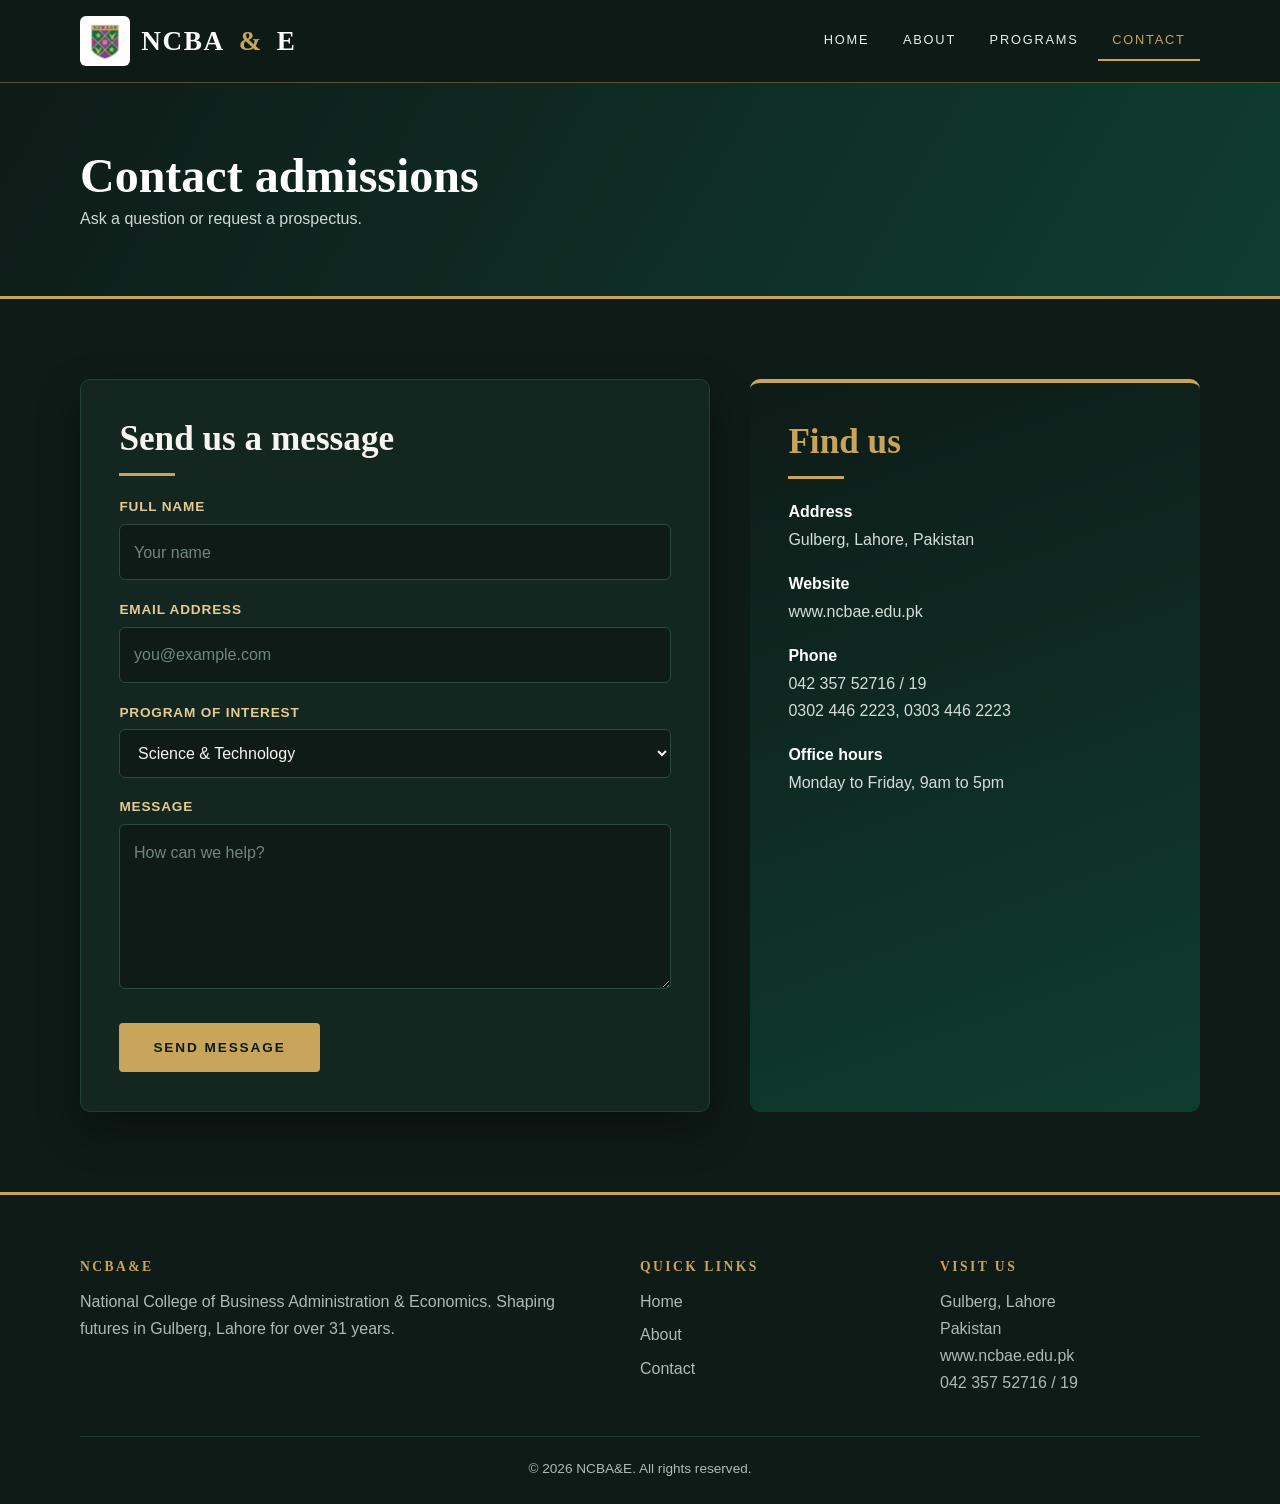
<file: contact.html>
<!DOCTYPE html>
<html lang="en">
<head>
<meta charset="UTF-8">
<meta name="viewport" content="width=device-width, initial-scale=1.0">
<meta name="description" content="Contact NCBA&amp;E admissions.">
<title>Contact | NCBA&amp;E</title>
<link rel="stylesheet" href="style.css">
</head>
<body>
<header>
<div class="container">
<a class="logo" href="index.html"><img class="logo-img" src="images/ncbae logo.jpeg" alt="NCBA&amp;E logo">NCBA<span>&amp;</span>E</a>
<nav aria-label="Main navigation">
<ul>
<li><a href="index.html">Home</a></li>
<li><a href="about.html">About</a></li>
<li><a href="programs.html">Programs</a></li>
<li><a href="contact.html" class="active">Contact</a></li>
</ul>
</nav>
</div>
</header>
<main>
<section class="page-banner"><div class="container"><h1>Contact admissions</h1><p>Ask a question or request a prospectus.</p></div></section>

<section>
<div class="container contact-wrap">
<form action="#" method="post">
<h2>Send us a message</h2>
<label for="name">Full name</label>
<input type="text" id="name" name="name" placeholder="Your name" required>
<label for="email">Email address</label>
<input type="email" id="email" name="email" placeholder="you@example.com" required>
<label for="program">Program of interest</label>
<select id="program" name="program">
<option>Science &amp; Technology</option>
<option>Business School</option>
<option>Arts &amp; Humanities</option>
</select>
<label for="message">Message</label>
<textarea id="message" name="message" rows="5" placeholder="How can we help?" required></textarea>
<button class="btn" type="submit">Send message</button>
</form>
<aside class="info">
<h2>Find us</h2>
<p><strong>Address</strong><br>Gulberg, Lahore, Pakistan</p>
<p><strong>Website</strong><br>www.ncbae.edu.pk</p>
<p><strong>Phone</strong><br>042 357 52716 / 19<br>0302 446 2223, 0303 446 2223</p>
<p><strong>Office hours</strong><br>Monday to Friday, 9am to 5pm</p>
</aside>
</div>
</section>
</main>
<footer>
<div class="container">
<div class="foot">
<div><h3>NCBA&amp;E</h3><p>National College of Business Administration &amp; Economics. Shaping futures in Gulberg, Lahore for over 31 years.</p></div>
<div><h3>Quick Links</h3><a href="index.html">Home</a><a href="about.html">About</a><a href="contact.html">Contact</a></div>
<div><h3>Visit Us</h3><p>Gulberg, Lahore<br>Pakistan<br>www.ncbae.edu.pk<br>042 357 52716 / 19</p></div>
</div>
<p class="copy">&copy; 2026 NCBA&amp;E. All rights reserved.</p>
</div>
</footer>
</body>
</html>
</file>
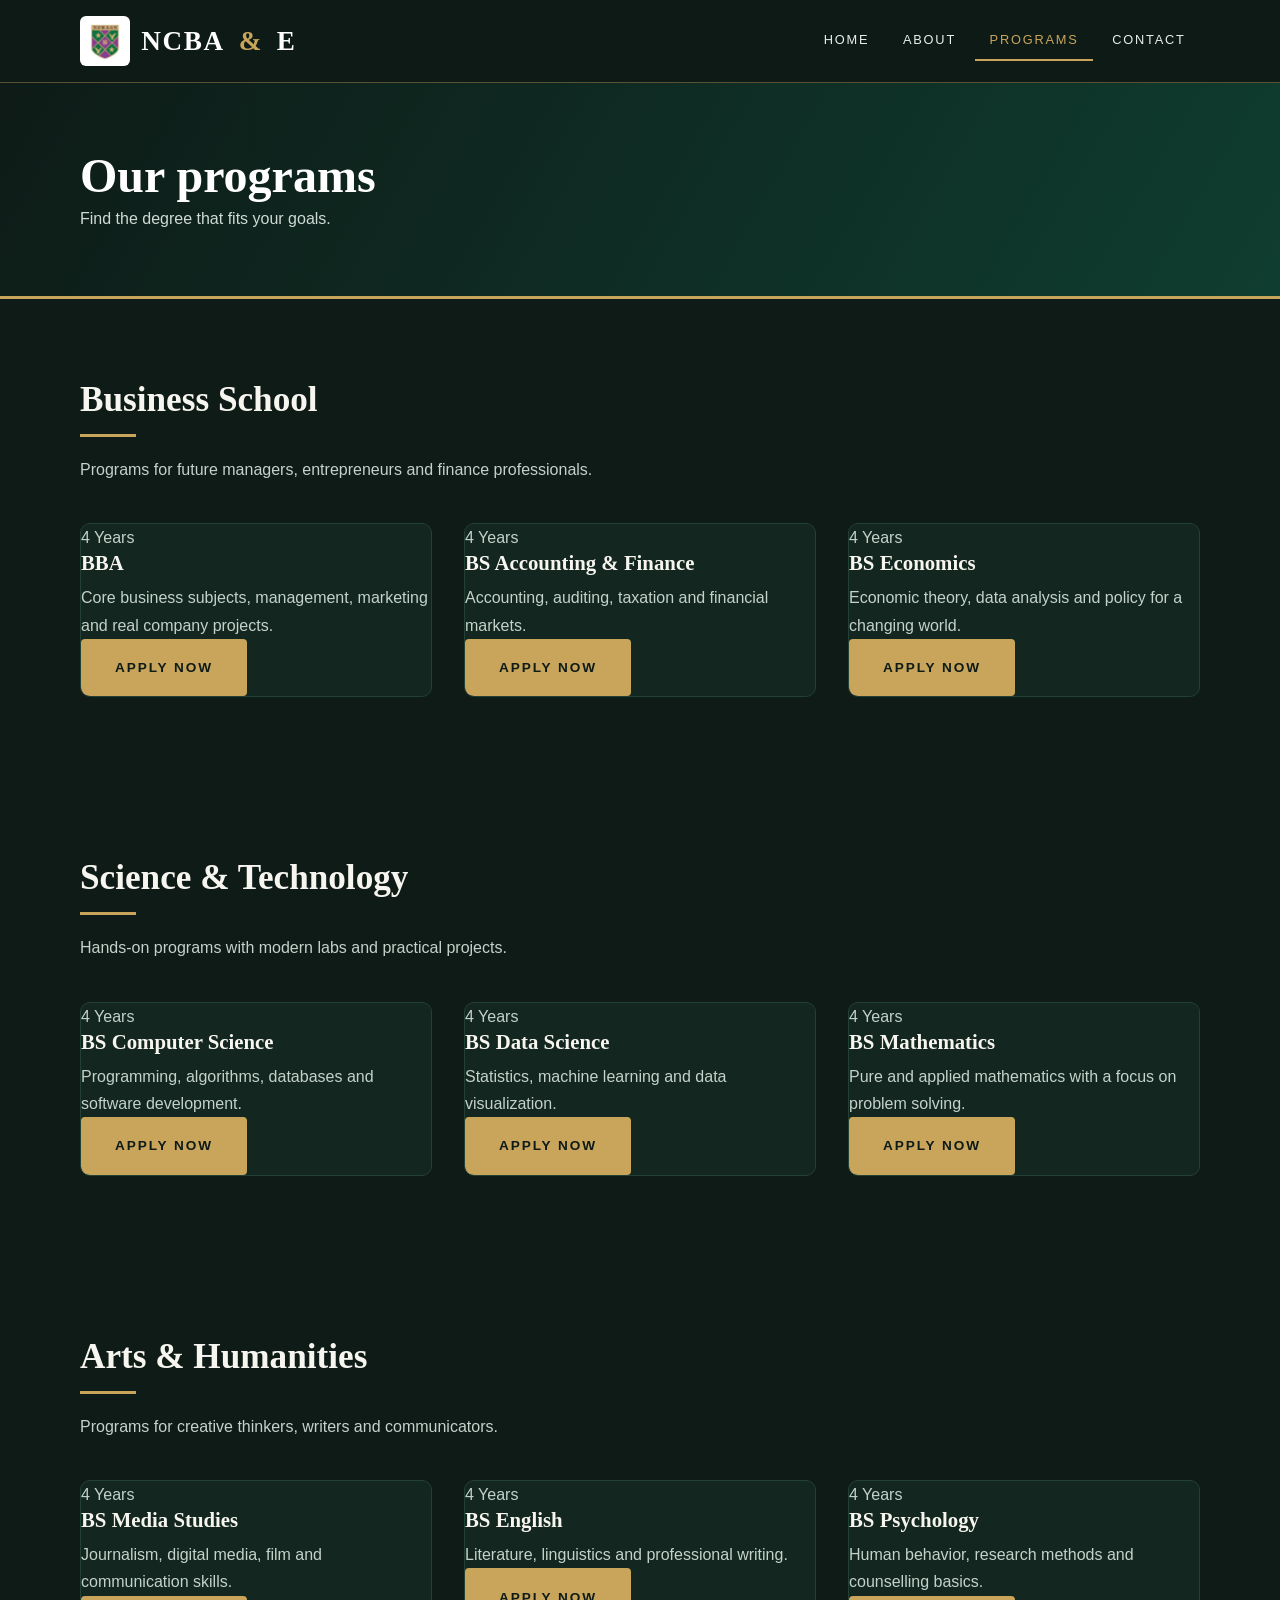
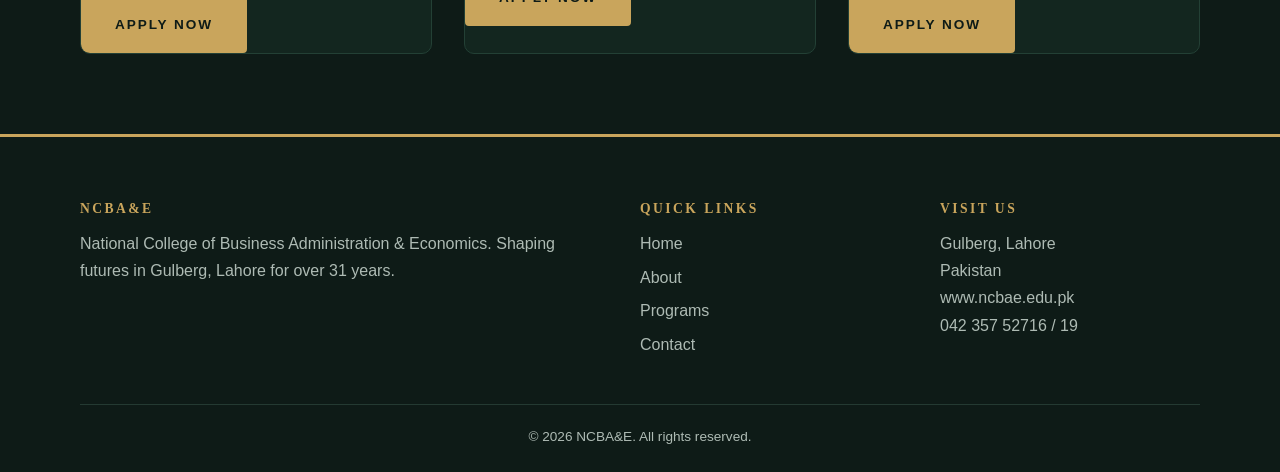
<file: programs.html>
<!DOCTYPE html>
<html lang="en">
<head>
<meta charset="UTF-8">
<meta name="viewport" content="width=device-width, initial-scale=1.0">
<meta name="description" content="Degree programs offered at NCBA&amp;E.">
<title>Programs | NCBA&amp;E</title>
<link rel="stylesheet" href="style.css">
</head>
<body>
<header>
<div class="container">
<a class="logo" href="index.html"><img class="logo-img" src="images/ncbae logo.jpeg" alt="NCBA&amp;E logo">NCBA<span>&amp;</span>E</a>
<nav aria-label="Main navigation">
<ul>
<li><a href="index.html">Home</a></li>
<li><a href="about.html">About</a></li>
<li><a href="programs.html" class="active">Programs</a></li>
<li><a href="contact.html">Contact</a></li>
</ul>
</nav>
</div>
</header>
<main>
<section class="page-banner"><div class="container"><h1>Our programs</h1><p>Find the degree that fits your goals.</p></div></section>

<section id="business">
<div class="container">
<h2>Business School</h2>
<p class="lead">Programs for future managers, entrepreneurs and finance professionals.</p>
<div class="grid">
<article class="card program"><span class="tag">4 Years</span><h3>BBA</h3><p>Core business subjects, management, marketing and real company projects.</p><a class="btn" href="contact.html">Apply now</a></article>
<article class="card program"><span class="tag">4 Years</span><h3>BS Accounting &amp; Finance</h3><p>Accounting, auditing, taxation and financial markets.</p><a class="btn" href="contact.html">Apply now</a></article>
<article class="card program"><span class="tag">4 Years</span><h3>BS Economics</h3><p>Economic theory, data analysis and policy for a changing world.</p><a class="btn" href="contact.html">Apply now</a></article>
</div>
</div>
</section>

<section id="science">
<div class="container">
<h2>Science &amp; Technology</h2>
<p class="lead">Hands-on programs with modern labs and practical projects.</p>
<div class="grid">
<article class="card program"><span class="tag">4 Years</span><h3>BS Computer Science</h3><p>Programming, algorithms, databases and software development.</p><a class="btn" href="contact.html">Apply now</a></article>
<article class="card program"><span class="tag">4 Years</span><h3>BS Data Science</h3><p>Statistics, machine learning and data visualization.</p><a class="btn" href="contact.html">Apply now</a></article>
<article class="card program"><span class="tag">4 Years</span><h3>BS Mathematics</h3><p>Pure and applied mathematics with a focus on problem solving.</p><a class="btn" href="contact.html">Apply now</a></article>
</div>
</div>
</section>

<section id="arts">
<div class="container">
<h2>Arts &amp; Humanities</h2>
<p class="lead">Programs for creative thinkers, writers and communicators.</p>
<div class="grid">
<article class="card program"><span class="tag">4 Years</span><h3>BS Media Studies</h3><p>Journalism, digital media, film and communication skills.</p><a class="btn" href="contact.html">Apply now</a></article>
<article class="card program"><span class="tag">4 Years</span><h3>BS English</h3><p>Literature, linguistics and professional writing.</p><a class="btn" href="contact.html">Apply now</a></article>
<article class="card program"><span class="tag">4 Years</span><h3>BS Psychology</h3><p>Human behavior, research methods and counselling basics.</p><a class="btn" href="contact.html">Apply now</a></article>
</div>
</div>
</section>
</main>
<footer>
<div class="container">
<div class="foot">
<div><h3>NCBA&amp;E</h3><p>National College of Business Administration &amp; Economics. Shaping futures in Gulberg, Lahore for over 31 years.</p></div>
<div><h3>Quick Links</h3><a href="index.html">Home</a><a href="about.html">About</a><a href="programs.html">Programs</a><a href="contact.html">Contact</a></div>
<div><h3>Visit Us</h3><p>Gulberg, Lahore<br>Pakistan<br>www.ncbae.edu.pk<br>042 357 52716 / 19</p></div>
</div>
<p class="copy">&copy; 2026 NCBA&amp;E. All rights reserved.</p>
</div>
</footer>
</body>
</html>
</file>
<file: style.css>
/* NCBA&E - premium theme */
:root{--ink:#0E1B17;--deep:#0F3D30;--emerald:#0F5240;--gold:#C9A55C;--gold-lt:#E4CB93;--gold-dk:#8E6F2A;--paper:#F7F5F0;--white:#fff;--text:#26302c;--line:#e3ded2;--radius:10px}
*{box-sizing:border-box;margin:0;padding:0}
body{font-family:"Segoe UI",Tahoma,Arial,sans-serif;color:#c4d2cb;background:#0E1B17;line-height:1.7}
html{background:#0E1B17}
h1,h2,h3{font-family:Georgia,"Times New Roman",serif;color:#F7F5F0;line-height:1.2;font-weight:600}
img{max-width:100%;display:block}
a{color:var(--gold-lt)}
.container{width:min(1120px,92%);margin-inline:auto}

/* header & nav */
header{background:rgba(14,27,23,.97);border-bottom:1px solid rgba(201,165,92,.4);position:sticky;top:0;z-index:10}
header .container{display:flex;justify-content:space-between;align-items:center;flex-wrap:wrap;gap:.5rem;padding:1rem 0}
.logo{color:var(--white);font:700 1.7rem Georgia,serif;text-decoration:none;letter-spacing:.06em}
.logo span{color:var(--gold);padding:0 .1em}
nav ul{list-style:none;display:flex;gap:.3rem;flex-wrap:wrap}
nav a{color:#e8efeb;text-decoration:none;padding:.5rem .9rem;display:block;font-size:.8rem;text-transform:uppercase;letter-spacing:.14em;border-bottom:2px solid transparent;transition:.2s}
nav a:hover,nav a:focus,nav a.active{color:var(--gold);border-bottom-color:var(--gold)}

/* hero */
.hero{background:linear-gradient(105deg,rgba(14,27,23,.94) 30%,rgba(15,61,48,.7)),url("images/campus.jpg") center/cover,url("images/hero.svg") center/cover;color:var(--white);padding:8rem 0 7rem}
/* logo */
.logo{display:inline-flex;align-items:center;gap:.7rem}
.logo-img{height:50px;width:auto;background:#fff;padding:3px;border-radius:6px}

/* hero extras */
.hero-grid{display:grid;grid-template-columns:1.5fr 1fr;gap:3rem;align-items:center}
.hero .kicker{margin:0 0 1rem;font-size:.8rem;letter-spacing:.2em;text-transform:uppercase;color:var(--gold)}
.highlights{list-style:none;display:flex;flex-wrap:wrap;gap:.5rem 1.6rem;margin-top:2.2rem;color:#d3ded8;font-size:.92rem}
.highlights li::before{content:"\2726";color:var(--gold);margin-right:.5rem}
.hero-card{background:rgba(14,27,23,.62);backdrop-filter:blur(10px);border:1px solid rgba(201,165,92,.5);border-radius:var(--radius);padding:2rem;box-shadow:0 24px 60px rgba(0,0,0,.45)}
.hero-card h2{font-size:1.7rem;color:var(--white)}
.hero .hero-card p{margin:0 0 1rem;font-size:1rem}
.hero-card ul{list-style:none;margin:0 0 1.2rem}
.hero-card li{padding:.55rem 0;border-bottom:1px solid rgba(255,255,255,.12)}
.hero-card li::before{content:"\2713";color:var(--gold);margin-right:.7rem;font-weight:700}
.hero .hero-card .phone{color:var(--gold-lt);font-weight:700;margin:1.2rem 0 1.2rem}
@media (max-width:900px){.hero-grid{grid-template-columns:1fr}} 
.hero h1{color:var(--white);font-size:clamp(2.4rem,6vw,4.4rem);margin-bottom:1.2rem;max-width:14ch}
.hero p{max-width:540px;margin:0 0 2.2rem;font-size:1.15rem;color:#d3ded8}
.page-banner{background:linear-gradient(120deg,var(--ink),var(--deep));color:#cfdad4;padding:4rem 0;border-bottom:3px solid var(--gold)}
.page-banner h1{color:var(--white);font-size:clamp(2rem,4vw,3rem)}

/* buttons */
.btn{display:inline-block;background:var(--gold);color:var(--ink);padding:.95rem 2rem;border-radius:4px;font-weight:700;text-decoration:none;border:2px solid var(--gold);cursor:pointer;font-size:.85rem;text-transform:uppercase;letter-spacing:.14em;transition:.25s}
.btn:hover{background:transparent;color:var(--gold)}
.btn-outline{background:transparent;color:var(--white);border-color:var(--gold-lt);margin-left:.6rem}
.btn-outline:hover{background:var(--white);border-color:var(--white);color:var(--ink)}

/* sections */
section{padding:5rem 0}
section h2{font-size:2.2rem}
section h2::after{content:"";display:block;width:56px;height:3px;background:var(--gold);margin:.8rem 0 1.2rem}
.lead{max-width:640px;margin-bottom:2.5rem}
.alt{background:transparent}

/* stats (flexbox) */
.stats{background:rgba(255,255,255,.04);padding:2.6rem 0;border-top:1px solid #234035;border-bottom:1px solid #234035}
.stats .container{display:flex;justify-content:space-around;flex-wrap:wrap;gap:1.5rem;text-align:center;color:#b9c7c0;text-transform:uppercase;letter-spacing:.14em;font-size:.78rem}
.stats strong{display:block;font:600 2.6rem Georgia,serif;color:var(--gold);letter-spacing:0;margin-bottom:.2rem}

/* cards (grid) */
.grid{display:grid;grid-template-columns:repeat(3,1fr);gap:2rem}
.card{background:#13261f;border:1px solid #234035;border-radius:var(--radius);overflow:hidden;transition:transform .3s,box-shadow .3s,border-color .3s}
.card img{transition:transform .5s;width:100%;height:230px;object-fit:cover}
.card:hover{transform:translateY(-8px);box-shadow:0 22px 44px rgba(0,0,0,.5);border-color:var(--gold)}
.card:hover img{transform:scale(1.06)}
.card .body{padding:1.5rem 1.6rem 1.8rem}
.card h3{margin-bottom:.5rem;font-size:1.3rem}
.alt .card{background:#13261f}
.news{list-style:none}
.news li{padding:1.3rem 0;border-bottom:1px solid #234035}
.news h3{margin:.2rem 0}
.news time{color:var(--gold);font-weight:700;font-size:.8rem;letter-spacing:.14em;text-transform:uppercase}

/* about */
.split{display:flex;gap:3.5rem;align-items:center}
.split>*{flex:1}
.split p{margin-bottom:1rem}
.split img,.photo{border-radius:var(--radius);box-shadow:16px 16px 0 rgba(201,165,92,.4)}
#values .card{padding:1.8rem;border-top:4px solid var(--gold)}

.photo{min-height:340px;background:url("images/about.jpg") center/cover,url("images/campus.svg") center/cover}

/* contact form */
.contact-wrap{display:grid;grid-template-columns:1.4fr 1fr;gap:2.5rem}
form{background:#13261f;padding:2.4rem;border-radius:var(--radius);border:1px solid #234035;box-shadow:0 18px 40px rgba(0,0,0,.35)}
label{display:block;font-weight:600;font-size:.85rem;letter-spacing:.06em;text-transform:uppercase;margin:1.1rem 0 .35rem;color:var(--gold-lt)}
input,select,textarea{width:100%;padding:.85rem;border:1px solid #2c4a3f;border-radius:6px;font:inherit;background:#0E1B17;color:#F7F5F0}
::placeholder{color:#6f877d}
input:focus,select:focus,textarea:focus{outline:2px solid var(--gold);border-color:var(--gold);background:#0A1512}
form .btn{margin-top:1.6rem}
.info{background:linear-gradient(160deg,var(--ink),var(--deep));color:#d3ded8;padding:2.4rem;border-radius:var(--radius);border-top:4px solid var(--gold)}
.info h2{color:var(--gold)}
.info p{margin-bottom:1.1rem}
.info strong{color:var(--white)}

/* footer */
footer{background:var(--ink);color:#aebbb4;padding:4rem 0 1.5rem;border-top:3px solid var(--gold)}
.foot{display:grid;grid-template-columns:2fr 1fr 1fr;gap:2.5rem}
footer h3{color:var(--gold);margin-bottom:.8rem;font-size:.85rem;text-transform:uppercase;letter-spacing:.18em}
footer a{color:#aebbb4;display:block;text-decoration:none;margin-bottom:.4rem}
footer a:hover{color:var(--gold)}
.copy{border-top:1px solid #243a32;margin-top:2.5rem;padding-top:1.2rem;text-align:center;font-size:.85rem}

/* tablet */
@media (max-width:900px){
 .grid{grid-template-columns:repeat(2,1fr)}
 .contact-wrap,.foot{grid-template-columns:1fr}
 .split{gap:2rem}
}
/* mobile */
@media (max-width:600px){
 .grid{grid-template-columns:1fr}
 .split{flex-direction:column}
 header .container{justify-content:center}
 .hero{padding:5rem 0 4rem}
 section{padding:3.5rem 0}
 .btn-outline{margin:.9rem 0 0}
 .split img{box-shadow:8px 8px 0 rgba(201,165,92,.4)}
}
</file>
